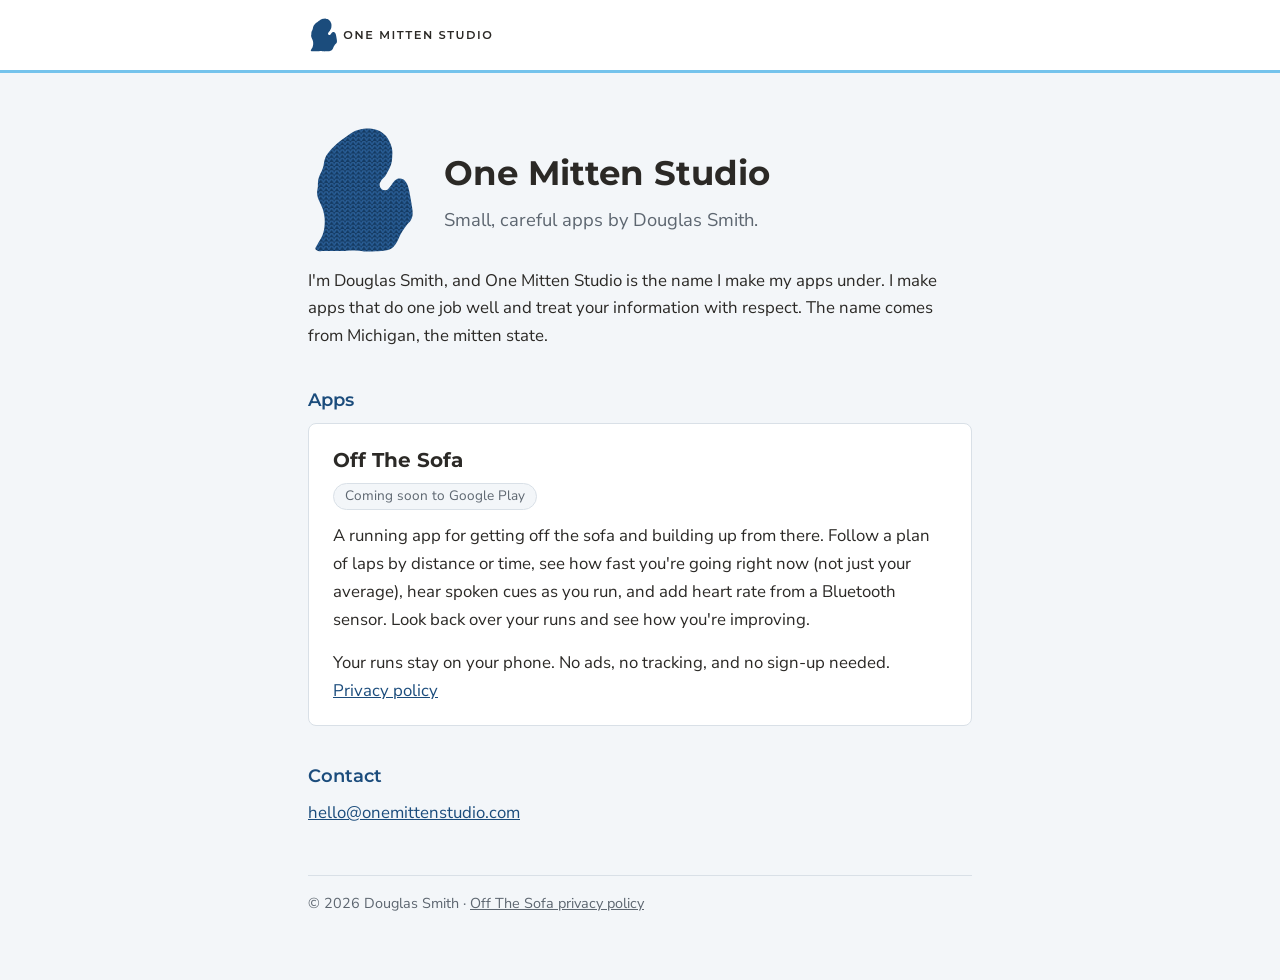
<file: index.html>
<!doctype html>
<html lang="en">
<head>
<meta charset="utf-8">
<meta name="viewport" content="width=device-width, initial-scale=1">
<title>One Mitten Studio</title>
<meta name="description" content="Small, careful apps by Douglas Smith. First up: Off The Sofa, a running app.">
<meta property="og:title" content="One Mitten Studio">
<meta property="og:description" content="Small, careful apps by Douglas Smith. First up: Off The Sofa, a running app.">
<meta property="og:image" content="https://onemittenstudio.com/assets/social-share-1200x630.png">
<meta property="og:url" content="https://onemittenstudio.com/">
<link rel="icon" href="assets/favicon.svg" type="image/svg+xml">
<link rel="icon" href="assets/favicon.ico" sizes="48x48">
<link rel="apple-touch-icon" href="assets/apple-touch-icon.png">
<link rel="preconnect" href="https://fonts.googleapis.com">
<link rel="preconnect" href="https://fonts.gstatic.com" crossorigin>
<link rel="stylesheet" href="https://fonts.googleapis.com/css2?family=Montserrat:wght@600;700&family=Nunito+Sans:opsz,wght@6..12,400;6..12,700&display=swap">
<link rel="stylesheet" href="assets/site.css">
</head>
<body>
<header><div class="inner"><img src="assets/logo-horizontal-flat.svg" alt="One Mitten Studio"></div></header>
<main>
  <div class="hero">
    <img src="assets/mark-knit.svg" alt="">
    <div>
      <h1>One Mitten Studio</h1>
      <p>Small, careful apps by Douglas Smith.</p>
    </div>
  </div>

  <p>I'm Douglas Smith, and One Mitten Studio is the name I make my apps under. I make apps that do one job well
    and treat your information with respect. The name comes from Michigan, the mitten state.</p>

  <h2>Apps</h2>
  <div class="card">
    <h3>Off The Sofa</h3>
    <span class="badge">Coming soon to Google Play</span>
    <p>A running app for getting off the sofa and building up from there. Follow a plan of laps by distance or time,
      see how fast you're going right now (not just your average), hear spoken cues as you run, and add heart rate
      from a Bluetooth sensor. Look back over your runs and see how you're improving.</p>
    <p style="margin-bottom:0">Your runs stay on your phone. No ads, no tracking, and no sign-up needed.
      <a href="privacy/off-the-sofa.html">Privacy policy</a></p>
  </div>

  <h2>Contact</h2>
  <p><a href="mailto:hello@onemittenstudio.com">hello@onemittenstudio.com</a></p>

  <footer>© 2026 Douglas Smith · <a href="privacy/off-the-sofa.html">Off The Sofa privacy policy</a></footer>
</main>
</body>
</html>
</file>
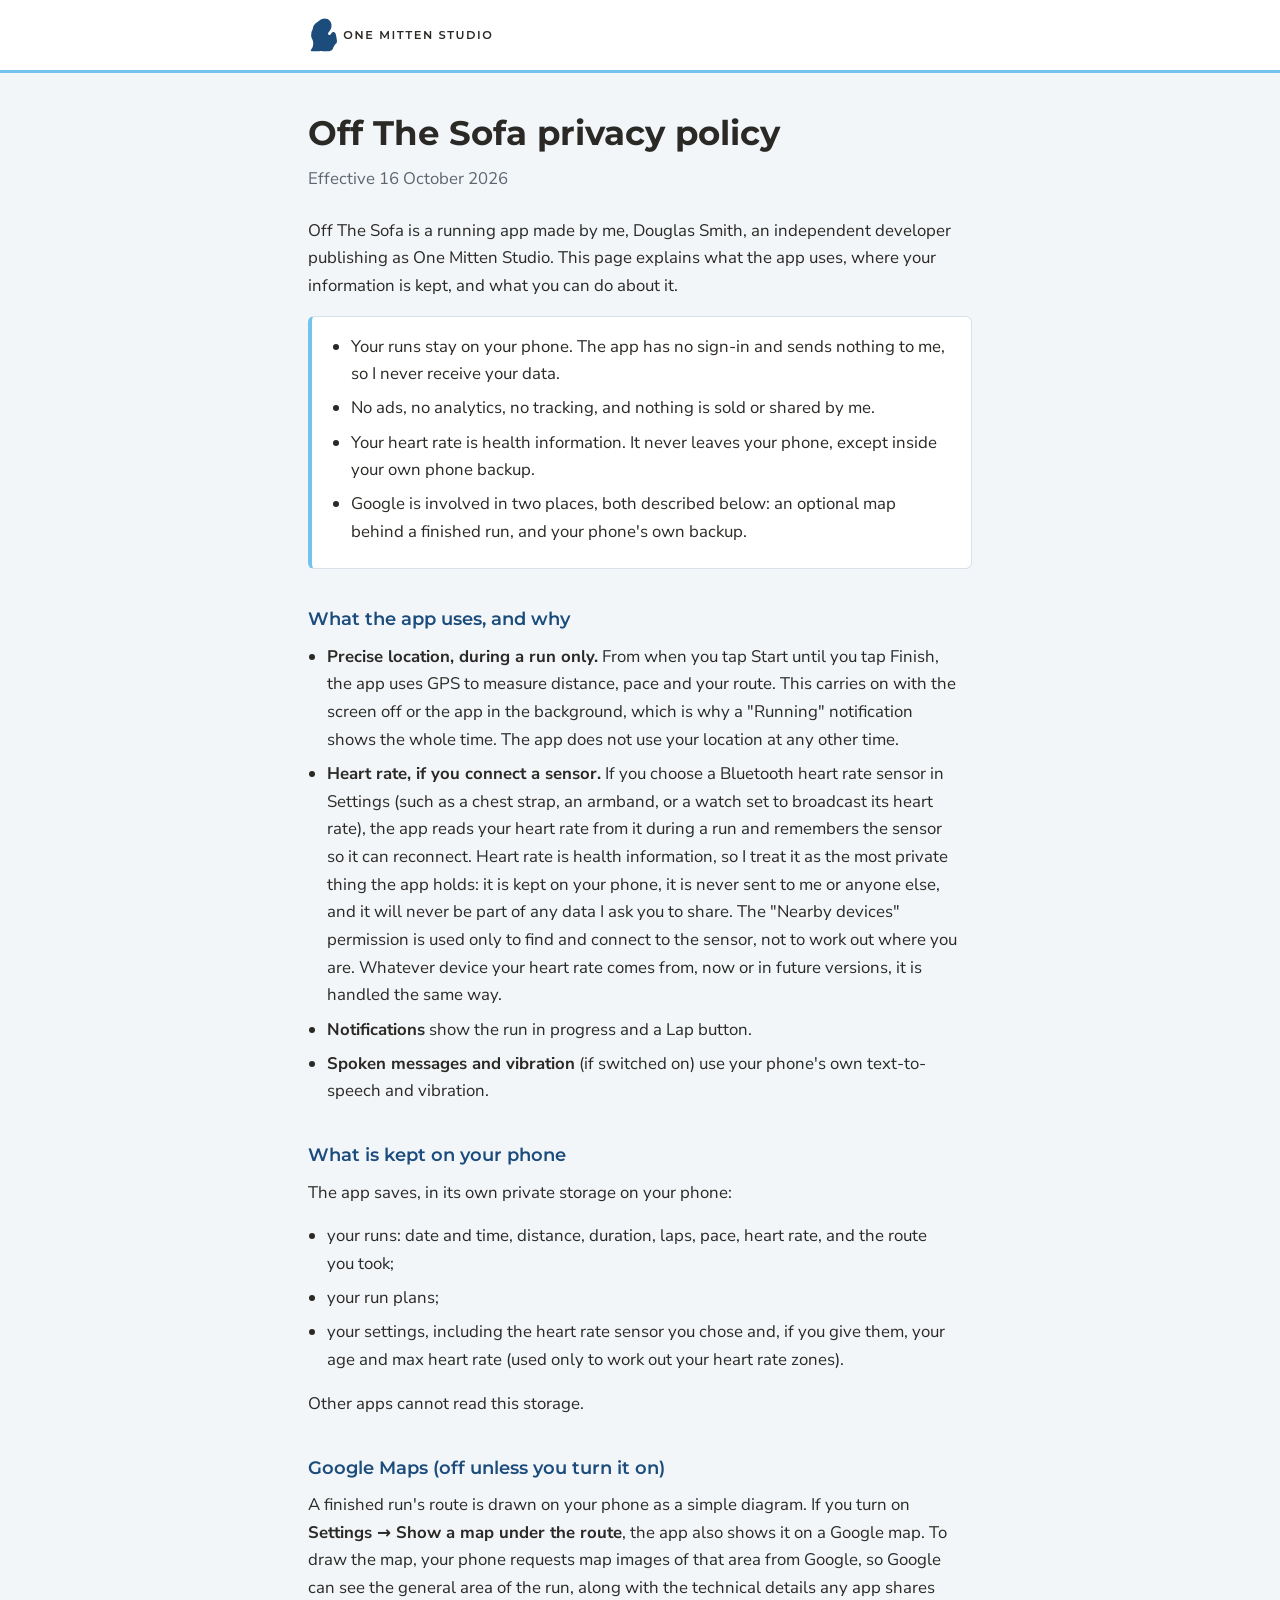
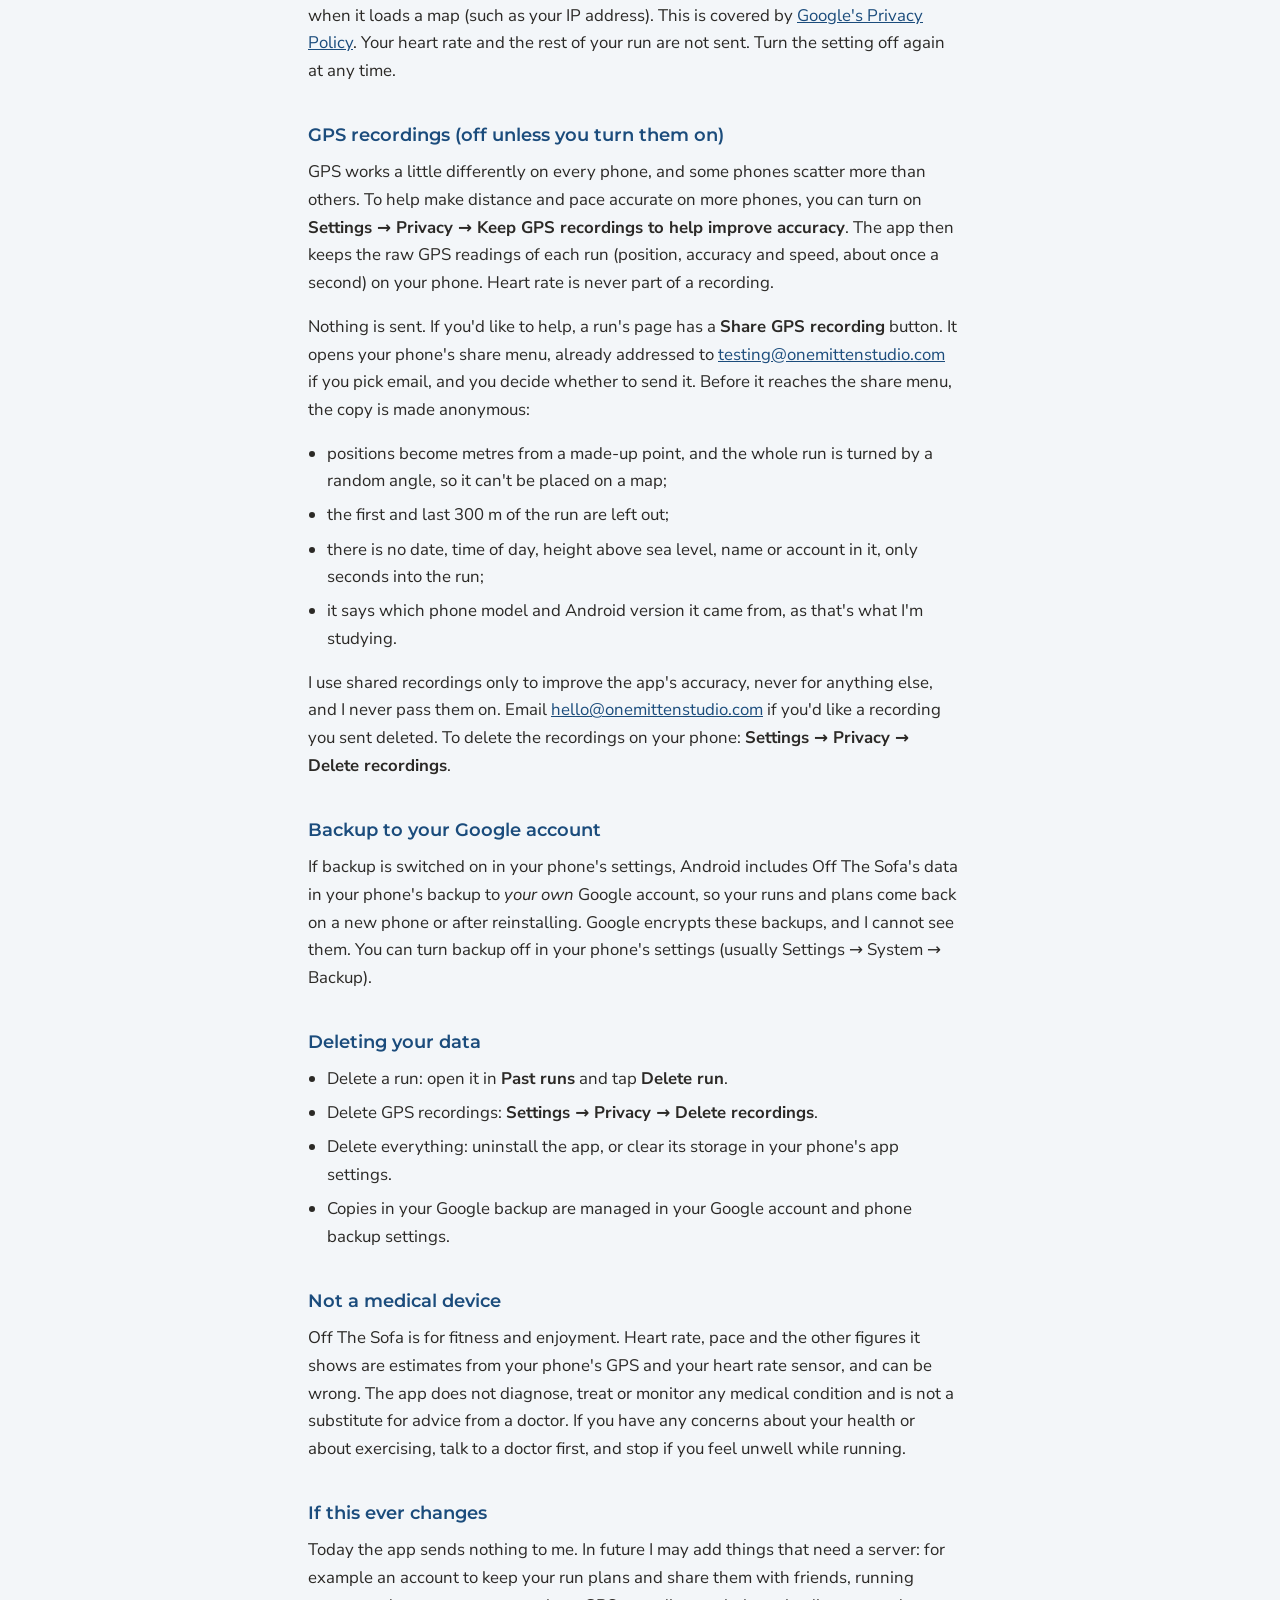
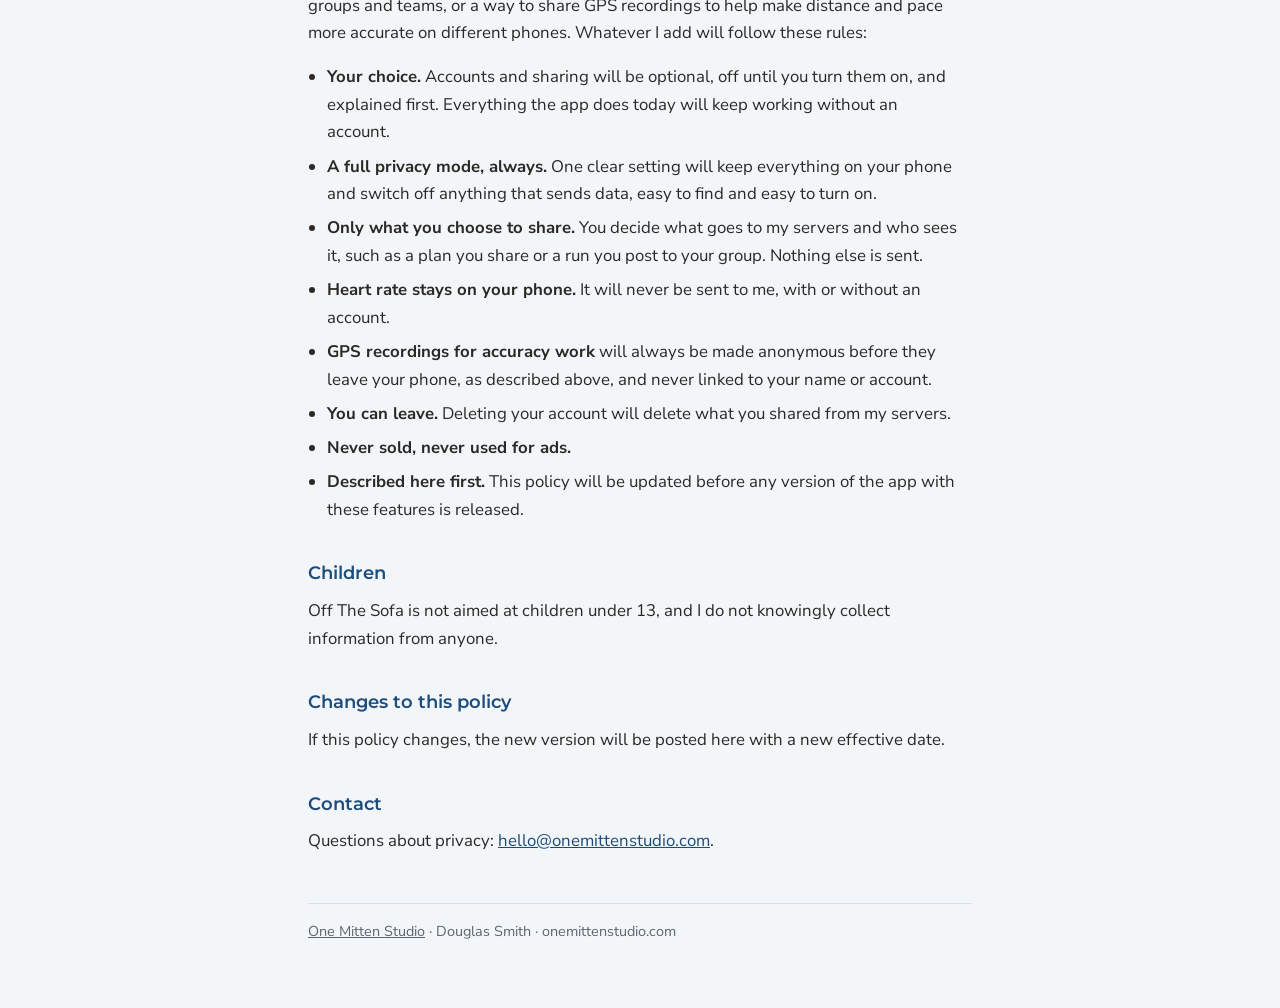
<file: privacy/off-the-sofa.html>
<!doctype html>
<html lang="en">
<head>
<meta charset="utf-8">
<meta name="viewport" content="width=device-width, initial-scale=1">
<title>Off The Sofa Privacy Policy · One Mitten Studio</title>
<meta name="description" content="How the Off The Sofa running app handles your location, heart rate and runs.">
<link rel="icon" href="../assets/favicon.svg" type="image/svg+xml">
<link rel="preconnect" href="https://fonts.googleapis.com">
<link rel="preconnect" href="https://fonts.gstatic.com" crossorigin>
<link rel="stylesheet" href="https://fonts.googleapis.com/css2?family=Montserrat:wght@600;700&family=Nunito+Sans:opsz,wght@6..12,400;6..12,700&display=swap">
<link rel="stylesheet" href="../assets/site.css">
</head>
<body>
<header><div class="inner"><a href="../"><img src="../assets/logo-horizontal-flat.svg" alt="One Mitten Studio"></a></div></header>
<main>
  <h1>Off The Sofa privacy policy</h1>
  <p class="date">Effective 16 October 2026</p>

  <p>Off The Sofa is a running app made by me, Douglas Smith, an independent developer publishing as One Mitten
    Studio. This page explains what the app uses, where your information is kept, and what you can do about it.</p>

  <div class="summary">
    <ul>
      <li>Your runs stay on your phone. The app has no sign-in and sends nothing to me, so I never receive your data.</li>
      <li>No ads, no analytics, no tracking, and nothing is sold or shared by me.</li>
      <li>Your heart rate is health information. It never leaves your phone, except inside your own phone backup.</li>
      <li>Google is involved in two places, both described below: an optional map behind a finished run, and your phone's own backup.</li>
    </ul>
  </div>

  <h2>What the app uses, and why</h2>
  <ul>
    <li><b>Precise location, during a run only.</b> From when you tap Start until you tap Finish, the app uses GPS
      to measure distance, pace and your route. This carries on with the screen off or the app in the background,
      which is why a "Running" notification shows the whole time. The app does not use your location at any other time.</li>
    <li><b>Heart rate, if you connect a sensor.</b> If you choose a Bluetooth heart rate sensor in Settings (such as a
      chest strap, an armband, or a watch set to broadcast its heart rate), the app reads your heart rate from it
      during a run and remembers the sensor so it can reconnect. Heart rate is health
      information, so I treat it as the most private thing the app holds: it is kept on your phone, it is never
      sent to me or anyone else, and it will never be part of any data I ask you to share. The "Nearby devices"
      permission is used only to find and connect to the sensor, not to work out where you are. Whatever device
      your heart rate comes from, now or in future versions, it is handled the same way.</li>
    <li><b>Notifications</b> show the run in progress and a Lap button.</li>
    <li><b>Spoken messages and vibration</b> (if switched on) use your phone's own text-to-speech and vibration.</li>
  </ul>

  <h2>What is kept on your phone</h2>
  <p>The app saves, in its own private storage on your phone:</p>
  <ul>
    <li>your runs: date and time, distance, duration, laps, pace, heart rate, and the route you took;</li>
    <li>your run plans;</li>
    <li>your settings, including the heart rate sensor you chose and, if you give them, your age and max heart rate
      (used only to work out your heart rate zones).</li>
  </ul>
  <p>Other apps cannot read this storage.</p>

  <h2>Google Maps (off unless you turn it on)</h2>
  <p>A finished run's route is drawn on your phone as a simple diagram. If you turn on
    <b>Settings → Show a map under the route</b>, the app also shows it on a Google map. To draw the map, your phone
    requests map images of that area from Google, so Google can see the general area of the run, along with the
    technical details any app shares when it loads a map (such as your IP address). This is covered by
    <a href="https://policies.google.com/privacy">Google's Privacy Policy</a>. Your heart rate and the rest of your
    run are not sent. Turn the setting off again at any time.</p>

  <h2>GPS recordings (off unless you turn them on)</h2>
  <p>GPS works a little differently on every phone, and some phones scatter more than others. To help make
    distance and pace accurate on more phones, you can turn on <b>Settings → Privacy → Keep GPS recordings to
    help improve accuracy</b>. The app then keeps the raw GPS readings of each run (position, accuracy and speed,
    about once a second) on your phone. Heart rate is never part of a recording.</p>
  <p>Nothing is sent. If you'd like to help, a run's page has a <b>Share GPS recording</b> button. It opens your
    phone's share menu, already addressed to <a href="mailto:testing@onemittenstudio.com">testing@onemittenstudio.com</a>
    if you pick email, and you decide whether to send it. Before it reaches the share menu, the copy is made anonymous:</p>
  <ul>
    <li>positions become metres from a made-up point, and the whole run is turned by a random angle, so it can't be
      placed on a map;</li>
    <li>the first and last 300 m of the run are left out;</li>
    <li>there is no date, time of day, height above sea level, name or account in it, only seconds into the run;</li>
    <li>it says which phone model and Android version it came from, as that's what I'm studying.</li>
  </ul>
  <p>I use shared recordings only to improve the app's accuracy, never for anything else, and I never pass them on.
    Email <a href="mailto:hello@onemittenstudio.com">hello@onemittenstudio.com</a> if you'd like a recording you
    sent deleted. To delete the recordings on your phone: <b>Settings → Privacy → Delete recordings</b>.</p>

  <h2>Backup to your Google account</h2>
  <p>If backup is switched on in your phone's settings, Android includes Off The Sofa's data in your phone's
    backup to <em>your own</em> Google account, so your runs and plans come back on a new phone or after
    reinstalling. Google encrypts these backups, and I cannot see them. You can turn backup off in your phone's
    settings (usually Settings → System → Backup).</p>

  <h2>Deleting your data</h2>
  <ul>
    <li>Delete a run: open it in <b>Past runs</b> and tap <b>Delete run</b>.</li>
    <li>Delete GPS recordings: <b>Settings → Privacy → Delete recordings</b>.</li>
    <li>Delete everything: uninstall the app, or clear its storage in your phone's app settings.</li>
    <li>Copies in your Google backup are managed in your Google account and phone backup settings.</li>
  </ul>

  <h2>Not a medical device</h2>
  <p>Off The Sofa is for fitness and enjoyment. Heart rate, pace and the other figures it shows are estimates from
    your phone's GPS and your heart rate sensor, and can be wrong. The app does not diagnose, treat or monitor any medical
    condition and is not a substitute for advice from a doctor. If you have any concerns about your health or
    about exercising, talk to a doctor first, and stop if you feel unwell while running.</p>

  <h2>If this ever changes</h2>
  <p>Today the app sends nothing to me. In future I may add things that need a server: for example an account to
    keep your run plans and share them with friends, running groups and teams, or a way to share GPS recordings
    to help make distance and pace more accurate on different phones. Whatever I add will follow these rules:</p>
  <ul>
    <li><b>Your choice.</b> Accounts and sharing will be optional, off until you turn them on, and explained first.
      Everything the app does today will keep working without an account.</li>
    <li><b>A full privacy mode, always.</b> One clear setting will keep everything on your phone and switch off
      anything that sends data, easy to find and easy to turn on.</li>
    <li><b>Only what you choose to share.</b> You decide what goes to my servers and who sees it, such as a plan
      you share or a run you post to your group. Nothing else is sent.</li>
    <li><b>Heart rate stays on your phone.</b> It will never be sent to me, with or without an account.</li>
    <li><b>GPS recordings for accuracy work</b> will always be made anonymous before they leave your phone, as
      described above, and never linked to your name or account.</li>
    <li><b>You can leave.</b> Deleting your account will delete what you shared from my servers.</li>
    <li><b>Never sold, never used for ads.</b></li>
    <li><b>Described here first.</b> This policy will be updated before any version of the app with these features is released.</li>
  </ul>

  <h2>Children</h2>
  <p>Off The Sofa is not aimed at children under 13, and I do not knowingly collect information from anyone.</p>

  <h2>Changes to this policy</h2>
  <p>If this policy changes, the new version will be posted here with a new effective date.</p>

  <h2>Contact</h2>
  <p>Questions about privacy: <a href="mailto:hello@onemittenstudio.com">hello@onemittenstudio.com</a>.</p>

  <footer><a href="../">One Mitten Studio</a> · Douglas Smith · onemittenstudio.com</footer>
</main>
</body>
</html>
</file>
<file: assets/site.css>
/* One Mitten Studio: shared page style (colours from the brand repo). */
:root {
  --ink: #2B2926;
  --muted: #5D6670;
  --blue: #1B4C7C;
  --sky: #74C3EC;
  --paper: #FFFFFF;
  --wash: #F3F6F9;
  --rule: #D9E0E7;
}
* { box-sizing: border-box; }
body { margin: 0; background: var(--wash); color: var(--ink); font: 400 1.05rem/1.65 "Nunito Sans", "Segoe UI", system-ui, sans-serif; }
header { background: var(--paper); border-bottom: 3px solid var(--sky); }
header .inner, main { max-width: 44rem; margin: 0 auto; padding-inline: 1.25rem; }
header .inner { padding-block: 1rem; }
header img { height: 2.4rem; width: auto; display: block; }
main { padding-block: 2rem 4rem; }
h1, h2 { font-family: Montserrat, "Helvetica Neue", Arial, sans-serif; text-wrap: balance; }
h1 { font-size: clamp(1.6rem, 5vw, 2.1rem); font-weight: 700; margin: 0 0 .25rem; }
h2 { font-size: 1.15rem; font-weight: 600; margin: 2.2rem 0 .5rem; color: var(--blue); }
p, ul { margin: 0 0 1rem; max-width: 65ch; }
ul { padding-left: 1.2rem; }
li { margin-bottom: .4rem; }
.date { color: var(--muted); margin-bottom: 1.5rem; }
.summary { background: var(--paper); border: 1px solid var(--rule); border-left: 4px solid var(--sky); border-radius: 6px; padding: 1rem 1.25rem; }
.summary ul { margin: 0; }
a { color: var(--blue); }
footer { color: var(--muted); font-size: .9rem; border-top: 1px solid var(--rule); padding-top: 1rem; margin-top: 3rem; }

/* Home page */
.hero { display: flex; gap: 1.5rem; align-items: center; flex-wrap: wrap; padding-block: 1rem 0.5rem; }
.hero img { width: 7rem; height: auto; flex: none; }
.hero h1 { margin: 0; }
.hero p { margin: .25rem 0 0; color: var(--muted); font-size: 1.15rem; }
.card { background: var(--paper); border: 1px solid var(--rule); border-radius: 8px; padding: 1.25rem 1.5rem; }
.card h3 { font-family: Montserrat, "Helvetica Neue", Arial, sans-serif; font-weight: 700; font-size: 1.25rem; margin: 0 0 .25rem; }
.badge { display: inline-block; background: var(--wash); border: 1px solid var(--rule); border-radius: 999px; padding: .1rem .7rem; font-size: .85rem; color: var(--muted); margin-bottom: .75rem; }
footer a { color: var(--muted); }
</file>
